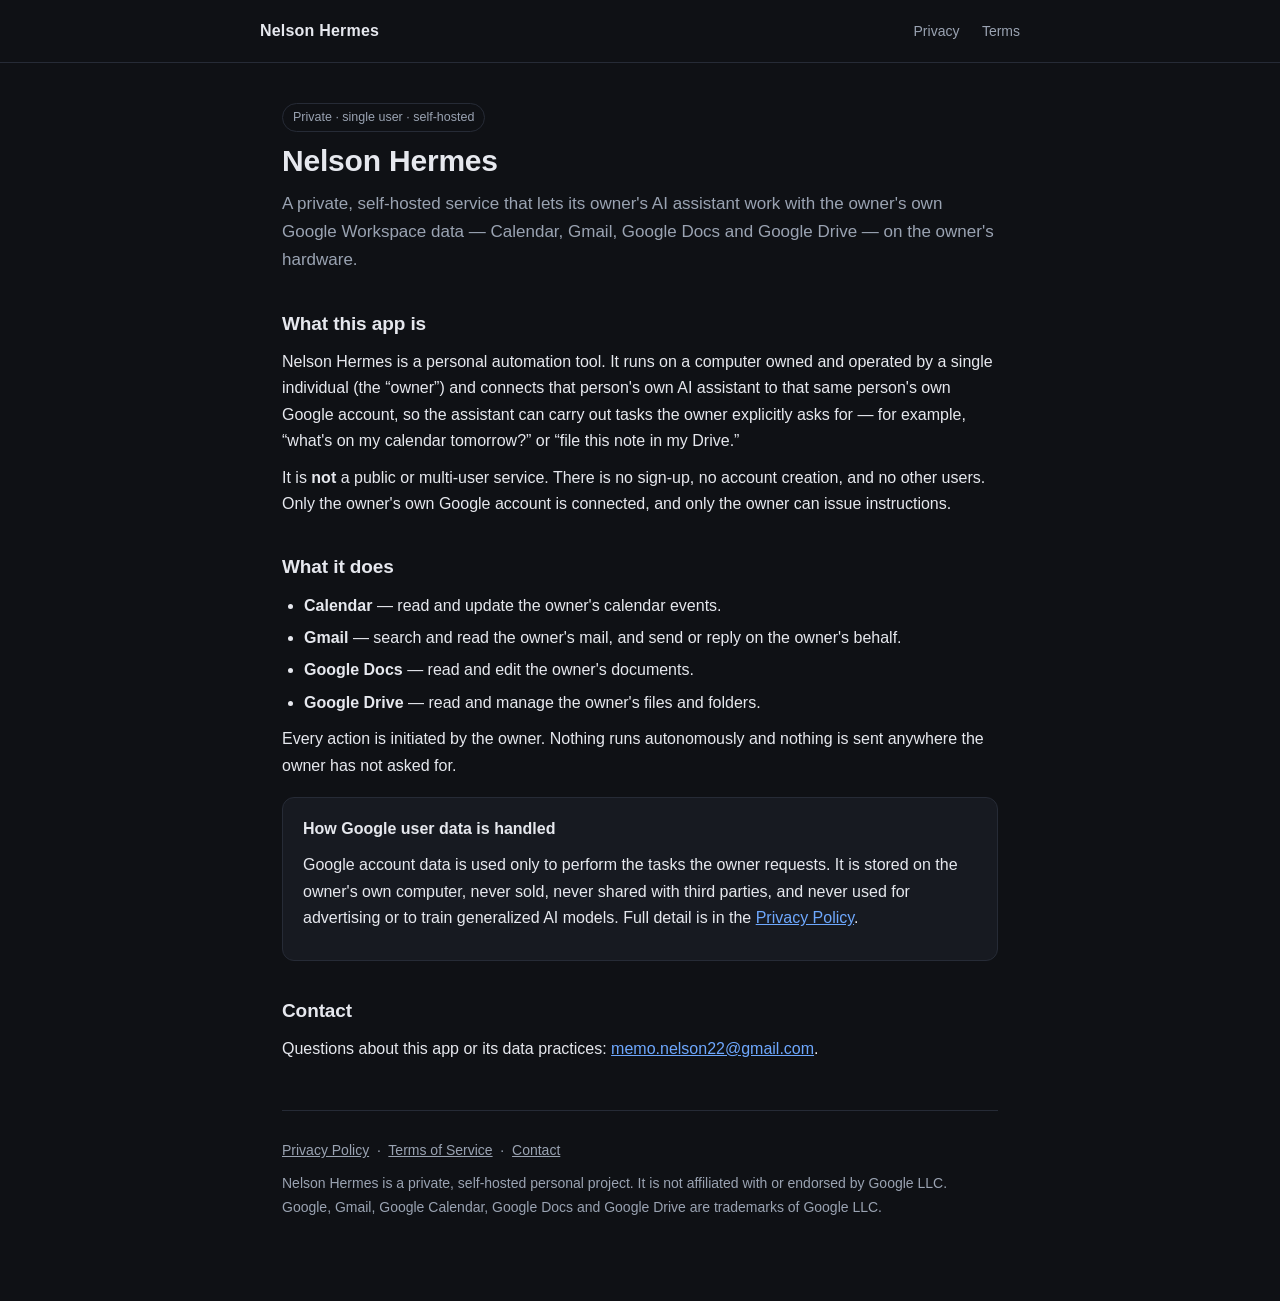
<file: index.html>
<!doctype html>
<html lang="en">
<head>
<meta charset="utf-8">
<meta name="viewport" content="width=device-width, initial-scale=1">
<title>Nelson Hermes</title>
<meta name="description" content="A private, self-hosted tool that lets its owner's AI assistant work with the owner's own Google Calendar, Gmail, Google Docs and Google Drive.">
<link rel="stylesheet" href="style.css">
</head>
<body>
<header class="site">
  <div class="inner">
    <a class="brand" href="./">Nelson Hermes</a>
    <nav>
      <a href="privacy.html">Privacy</a>
      <a href="terms.html">Terms</a>
    </nav>
  </div>
</header>

<main class="wrap">
  <span class="pill">Private &middot; single user &middot; self-hosted</span>
  <h1>Nelson Hermes</h1>
  <p class="lede">A private, self-hosted service that lets its owner's AI assistant work with the owner's own
  Google Workspace data &mdash; Calendar, Gmail, Google Docs and Google Drive &mdash; on the owner's hardware.</p>

  <h2>What this app is</h2>
  <p>Nelson Hermes is a personal automation tool. It runs on a computer owned and operated by
  a single individual (the &ldquo;owner&rdquo;) and connects that person's own AI assistant to that same person's own
  Google account, so the assistant can carry out tasks the owner explicitly asks for &mdash; for example,
  &ldquo;what's on my calendar tomorrow?&rdquo; or &ldquo;file this note in my Drive.&rdquo;</p>

  <p>It is <strong>not</strong> a public or multi-user service. There is no sign-up, no account creation, and no
  other users. Only the owner's own Google account is connected, and only the owner can issue instructions.</p>

  <h2>What it does</h2>
  <ul>
    <li><strong>Calendar</strong> &mdash; read and update the owner's calendar events.</li>
    <li><strong>Gmail</strong> &mdash; search and read the owner's mail, and send or reply on the owner's behalf.</li>
    <li><strong>Google Docs</strong> &mdash; read and edit the owner's documents.</li>
    <li><strong>Google Drive</strong> &mdash; read and manage the owner's files and folders.</li>
  </ul>
  <p>Every action is initiated by the owner. Nothing runs autonomously and nothing is sent anywhere the owner has
  not asked for.</p>

  <div class="card">
    <h3 style="margin-top:0">How Google user data is handled</h3>
    <p>Google account data is used only to perform the tasks the owner requests. It is stored on the owner's own
    computer, never sold, never shared with third parties, and never used for advertising or to train
    generalized AI models. Full detail is in the
    <a href="privacy.html">Privacy&nbsp;Policy</a>.</p>
  </div>

  <h2>Contact</h2>
  <p>Questions about this app or its data practices:
  <a href="mailto:memo.nelson22@gmail.com">memo.nelson22@gmail.com</a>.</p>

  <footer class="site">
    <p>
      <a href="privacy.html">Privacy Policy</a> &nbsp;&middot;&nbsp;
      <a href="terms.html">Terms of Service</a> &nbsp;&middot;&nbsp;
      <a href="mailto:memo.nelson22@gmail.com">Contact</a>
    </p>
    <p>Nelson Hermes is a private, self-hosted personal project. It is not affiliated with or
    endorsed by Google LLC. Google, Gmail, Google Calendar, Google Docs and Google Drive are trademarks of
    Google LLC.</p>
  </footer>
</main>
</body>
</html>
</file>
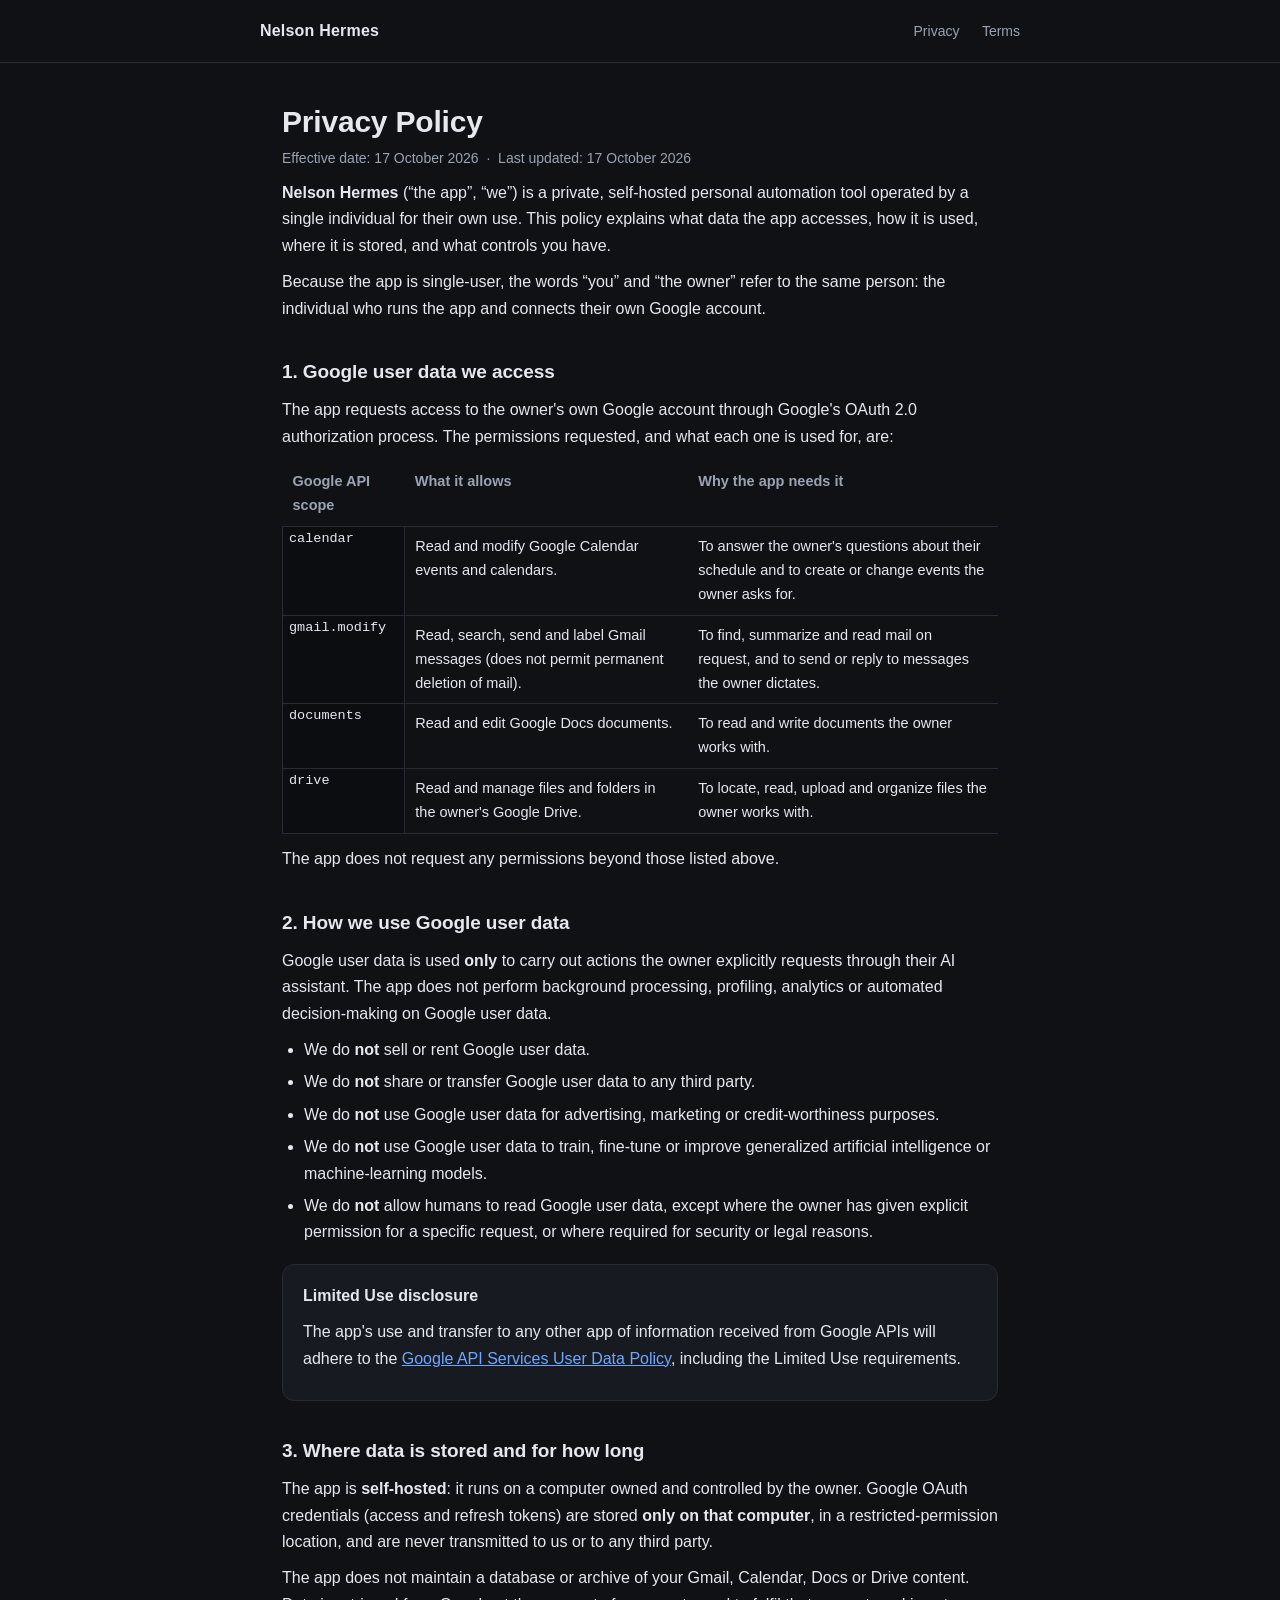
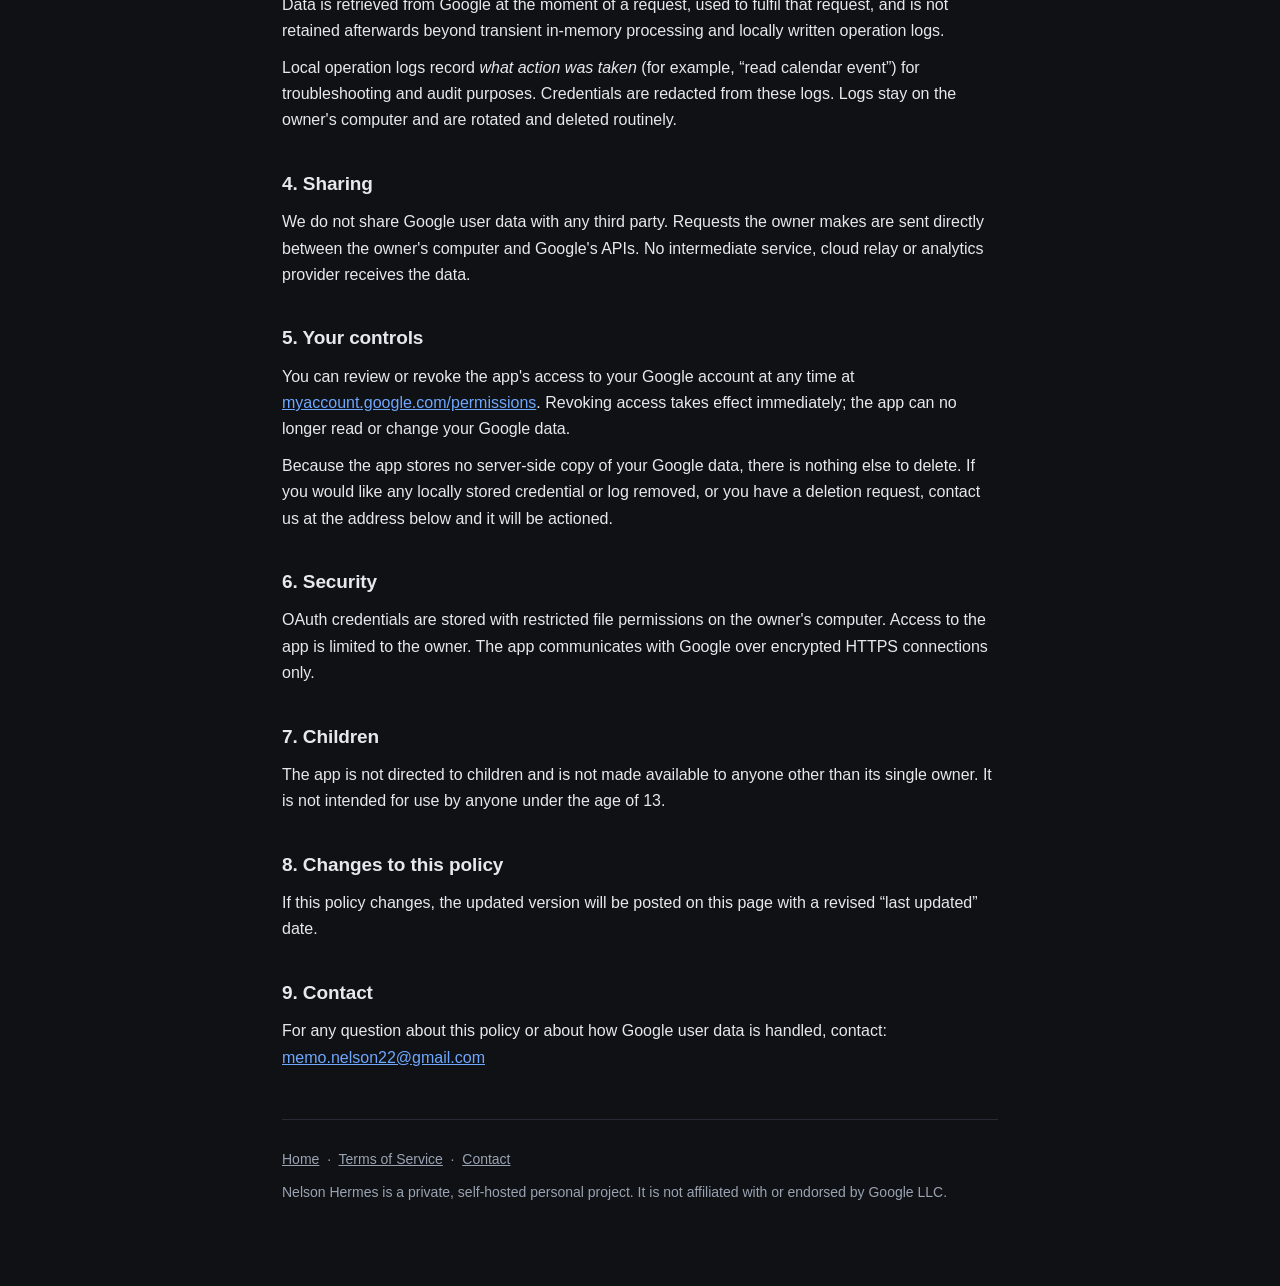
<file: privacy.html>
<!doctype html>
<html lang="en">
<head>
<meta charset="utf-8">
<meta name="viewport" content="width=device-width, initial-scale=1">
<title>Privacy Policy &middot; Nelson Hermes</title>
<meta name="description" content="Privacy Policy for Nelson Hermes.">
<link rel="stylesheet" href="style.css">
</head>
<body>
<header class="site">
  <div class="inner">
    <a class="brand" href="./">Nelson Hermes</a>
    <nav>
      <a href="privacy.html">Privacy</a>
      <a href="terms.html">Terms</a>
    </nav>
  </div>
</header>

<main class="wrap">
  <h1>Privacy Policy</h1>
  <p class="meta">Effective date: 17 October 2026 &nbsp;&middot;&nbsp; Last updated: 17 October 2026</p>

  <p><strong>Nelson Hermes</strong> (&ldquo;the app&rdquo;, &ldquo;we&rdquo;) is a private,
  self-hosted personal automation tool operated by a single individual for their own use. This policy explains
  what data the app accesses, how it is used, where it is stored, and what controls you have.</p>
  <p>Because the app is single-user, the words &ldquo;you&rdquo; and &ldquo;the owner&rdquo; refer to the same
  person: the individual who runs the app and connects their own Google account.</p>

  <h2>1. Google user data we access</h2>
  <p>The app requests access to the owner's own Google account through Google's OAuth&nbsp;2.0 authorization
  process. The permissions requested, and what each one is used for, are:</p>

  <table>
    <thead>
      <tr><th>Google API scope</th><th>What it allows</th><th>Why the app needs it</th></tr>
    </thead>
    <tbody>
      <tr>
        <td class="mono">calendar</td>
        <td>Read and modify Google Calendar events and calendars.</td>
        <td>To answer the owner's questions about their schedule and to create or change events the owner asks for.</td>
      </tr>
      <tr>
        <td class="mono">gmail.modify</td>
        <td>Read, search, send and label Gmail messages (does not permit permanent deletion of mail).</td>
        <td>To find, summarize and read mail on request, and to send or reply to messages the owner dictates.</td>
      </tr>
      <tr>
        <td class="mono">documents</td>
        <td>Read and edit Google Docs documents.</td>
        <td>To read and write documents the owner works with.</td>
      </tr>
      <tr>
        <td class="mono">drive</td>
        <td>Read and manage files and folders in the owner's Google Drive.</td>
        <td>To locate, read, upload and organize files the owner works with.</td>
      </tr>
    </tbody>
  </table>

  <p>The app does not request any permissions beyond those listed above.</p>

  <h2>2. How we use Google user data</h2>
  <p>Google user data is used <strong>only</strong> to carry out actions the owner explicitly requests through
  their AI assistant. The app does not perform background processing, profiling, analytics or automated
  decision-making on Google user data.</p>
  <ul>
    <li>We do <strong>not</strong> sell or rent Google user data.</li>
    <li>We do <strong>not</strong> share or transfer Google user data to any third party.</li>
    <li>We do <strong>not</strong> use Google user data for advertising, marketing or credit-worthiness purposes.</li>
    <li>We do <strong>not</strong> use Google user data to train, fine-tune or improve generalized artificial
        intelligence or machine-learning models.</li>
    <li>We do <strong>not</strong> allow humans to read Google user data, except where the owner has given
        explicit permission for a specific request, or where required for security or legal reasons.</li>
  </ul>

  <div class="card">
    <h3 style="margin-top:0">Limited Use disclosure</h3>
    <p>The app's use and transfer to any other app of information received from Google APIs will adhere to the
    <a href="https://developers.google.com/terms/api-services-user-data-policy" rel="noopener">Google API
    Services User Data Policy</a>, including the Limited Use requirements.</p>
  </div>

  <h2>3. Where data is stored and for how long</h2>
  <p>The app is <strong>self-hosted</strong>: it runs on a computer owned and controlled by the owner. Google
  OAuth credentials (access and refresh tokens) are stored <strong>only on that computer</strong>, in a
  restricted-permission location, and are never transmitted to us or to any third party.</p>
  <p>The app does not maintain a database or archive of your Gmail, Calendar, Docs or Drive content. Data is
  retrieved from Google at the moment of a request, used to fulfil that request, and is not retained afterwards
  beyond transient in-memory processing and locally written operation logs.</p>
  <p>Local operation logs record <em>what action was taken</em> (for example, &ldquo;read calendar event&rdquo;)
  for troubleshooting and audit purposes. Credentials are redacted from these logs. Logs stay on the owner's
  computer and are rotated and deleted routinely.</p>

  <h2>4. Sharing</h2>
  <p>We do not share Google user data with any third party. Requests the owner makes are sent directly between
  the owner's computer and Google's APIs. No intermediate service, cloud relay or analytics provider receives
  the data.</p>

  <h2>5. Your controls</h2>
  <p>You can review or revoke the app's access to your Google account at any time at
  <a href="https://myaccount.google.com/permissions" rel="noopener">myaccount.google.com/permissions</a>.
  Revoking access takes effect immediately; the app can no longer read or change your Google data.</p>
  <p>Because the app stores no server-side copy of your Google data, there is nothing else to delete. If you
  would like any locally stored credential or log removed, or you have a deletion request, contact us at the
  address below and it will be actioned.</p>

  <h2>6. Security</h2>
  <p>OAuth credentials are stored with restricted file permissions on the owner's computer. Access to the app is
  limited to the owner. The app communicates with Google over encrypted HTTPS connections only.</p>

  <h2>7. Children</h2>
  <p>The app is not directed to children and is not made available to anyone other than its single owner. It is
  not intended for use by anyone under the age of 13.</p>

  <h2>8. Changes to this policy</h2>
  <p>If this policy changes, the updated version will be posted on this page with a revised &ldquo;last
  updated&rdquo; date.</p>

  <h2>9. Contact</h2>
  <p>For any question about this policy or about how Google user data is handled, contact:<br>
  <a href="mailto:memo.nelson22@gmail.com">memo.nelson22@gmail.com</a></p>

  <footer class="site">
    <p>
      <a href="./">Home</a> &nbsp;&middot;&nbsp;
      <a href="terms.html">Terms of Service</a> &nbsp;&middot;&nbsp;
      <a href="mailto:memo.nelson22@gmail.com">Contact</a>
    </p>
    <p>Nelson Hermes is a private, self-hosted personal project. It is not affiliated with or
    endorsed by Google LLC.</p>
  </footer>
</main>
</body>
</html>
</file>
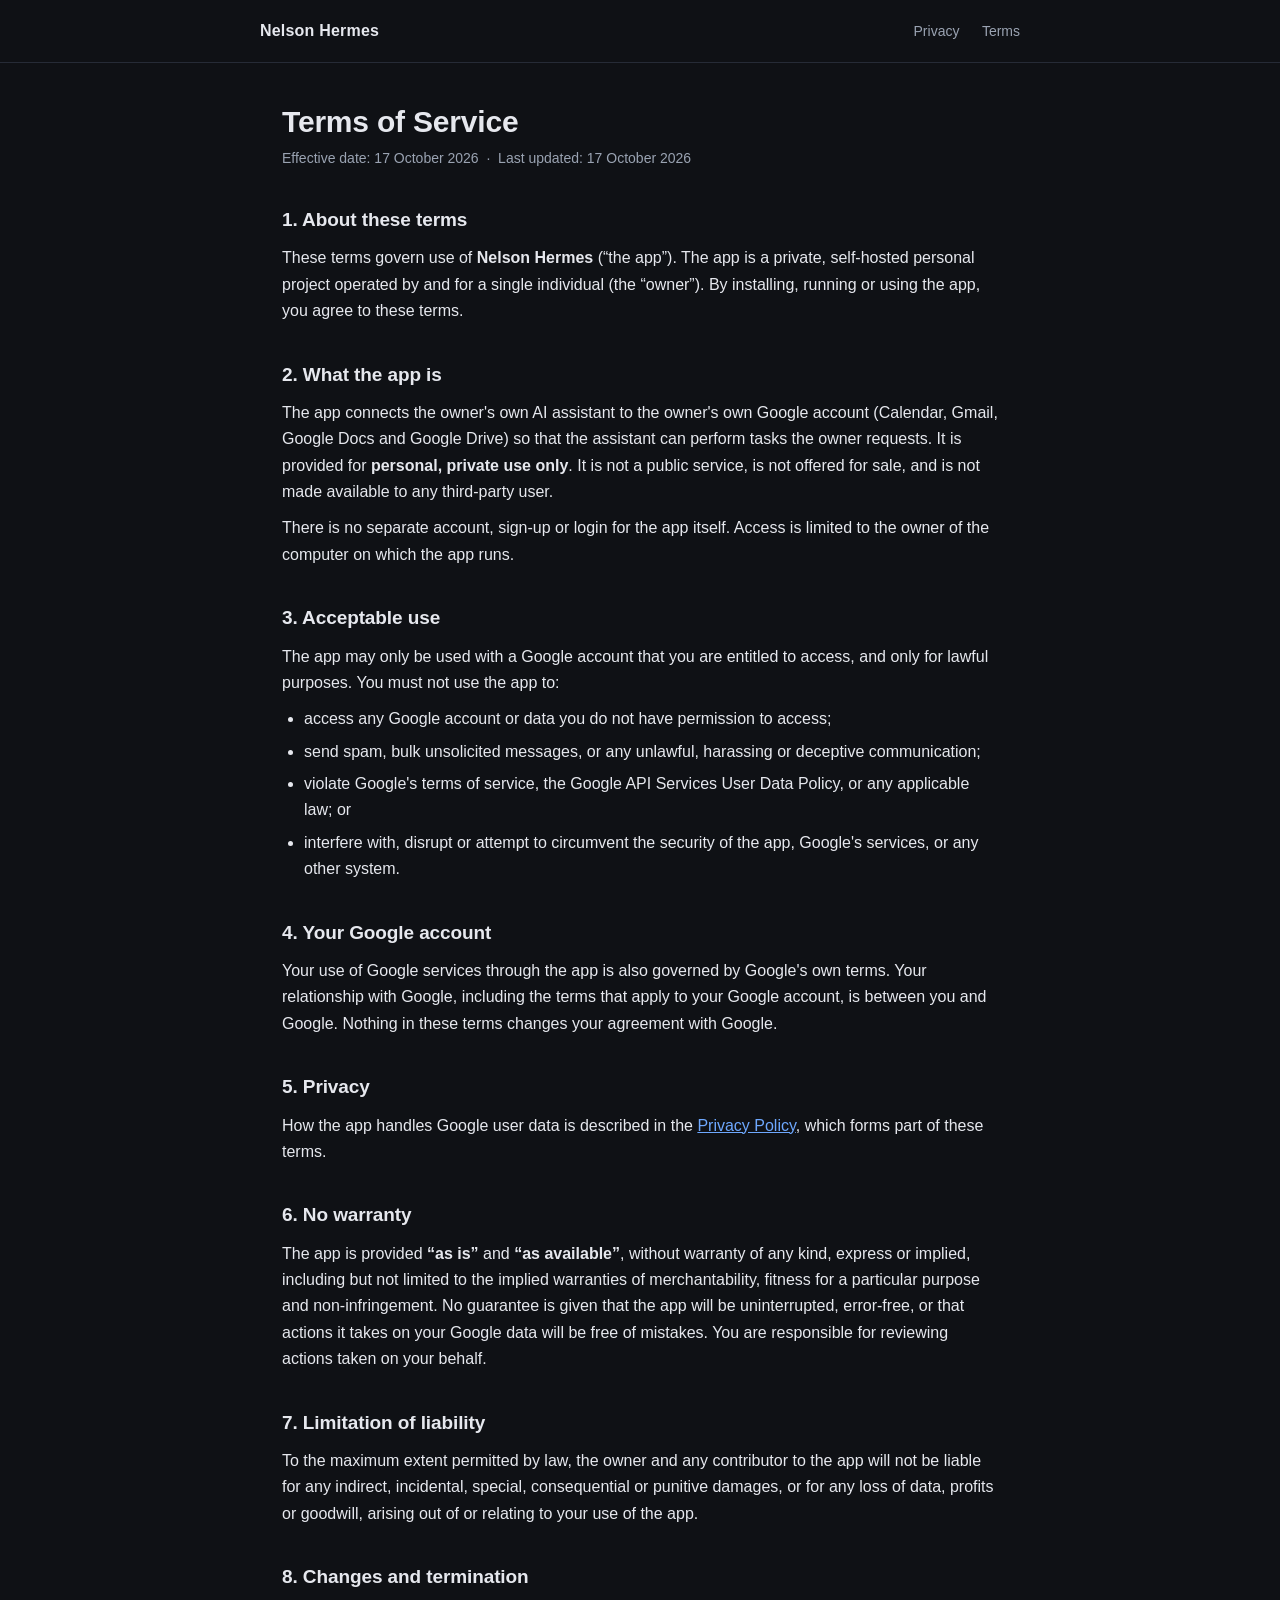
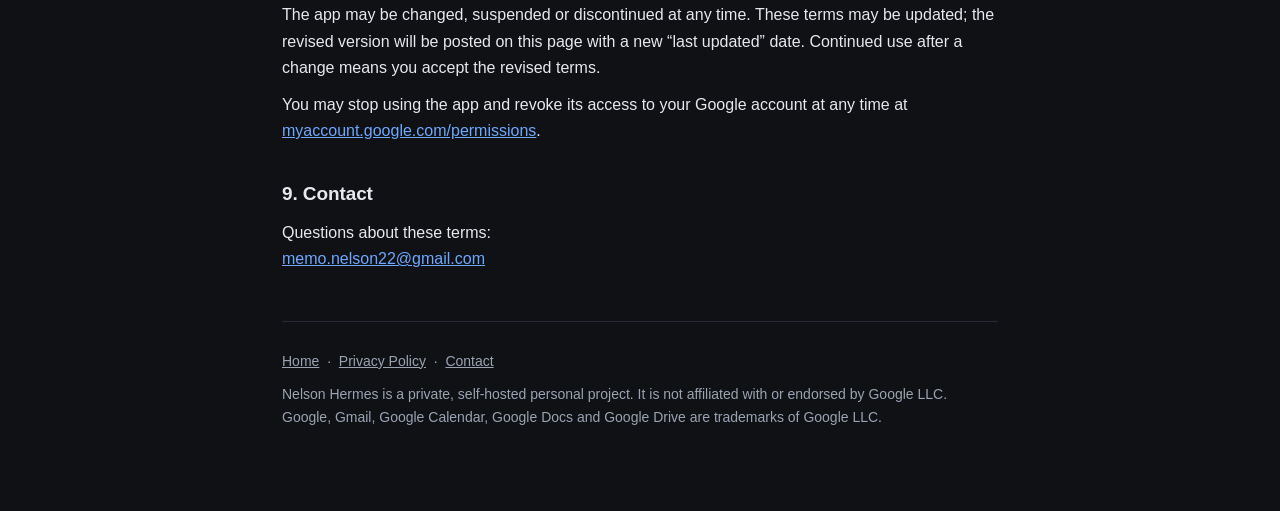
<file: terms.html>
<!doctype html>
<html lang="en">
<head>
<meta charset="utf-8">
<meta name="viewport" content="width=device-width, initial-scale=1">
<title>Terms of Service &middot; Nelson Hermes</title>
<meta name="description" content="Terms of Service for Nelson Hermes.">
<link rel="stylesheet" href="style.css">
</head>
<body>
<header class="site">
  <div class="inner">
    <a class="brand" href="./">Nelson Hermes</a>
    <nav>
      <a href="privacy.html">Privacy</a>
      <a href="terms.html">Terms</a>
    </nav>
  </div>
</header>

<main class="wrap">
  <h1>Terms of Service</h1>
  <p class="meta">Effective date: 17 October 2026 &nbsp;&middot;&nbsp; Last updated: 17 October 2026</p>

  <h2>1. About these terms</h2>
  <p>These terms govern use of <strong>Nelson Hermes</strong> (&ldquo;the app&rdquo;). The app
  is a private, self-hosted personal project operated by and for a single individual (the &ldquo;owner&rdquo;).
  By installing, running or using the app, you agree to these terms.</p>

  <h2>2. What the app is</h2>
  <p>The app connects the owner's own AI assistant to the owner's own Google account (Calendar, Gmail, Google
  Docs and Google Drive) so that the assistant can perform tasks the owner requests. It is provided for
  <strong>personal, private use only</strong>. It is not a public service, is not offered for sale, and is not
  made available to any third-party user.</p>
  <p>There is no separate account, sign-up or login for the app itself. Access is limited to the owner of the
  computer on which the app runs.</p>

  <h2>3. Acceptable use</h2>
  <p>The app may only be used with a Google account that you are entitled to access, and only for lawful
  purposes. You must not use the app to:</p>
  <ul>
    <li>access any Google account or data you do not have permission to access;</li>
    <li>send spam, bulk unsolicited messages, or any unlawful, harassing or deceptive communication;</li>
    <li>violate Google's terms of service, the Google API Services User Data Policy, or any applicable law; or</li>
    <li>interfere with, disrupt or attempt to circumvent the security of the app, Google's services, or any
        other system.</li>
  </ul>

  <h2>4. Your Google account</h2>
  <p>Your use of Google services through the app is also governed by Google's own terms. Your relationship with
  Google, including the terms that apply to your Google account, is between you and Google. Nothing in these
  terms changes your agreement with Google.</p>

  <h2>5. Privacy</h2>
  <p>How the app handles Google user data is described in the
  <a href="privacy.html">Privacy Policy</a>, which forms part of these terms.</p>

  <h2>6. No warranty</h2>
  <p>The app is provided <strong>&ldquo;as is&rdquo;</strong> and <strong>&ldquo;as available&rdquo;</strong>,
  without warranty of any kind, express or implied, including but not limited to the implied warranties of
  merchantability, fitness for a particular purpose and non-infringement. No guarantee is given that the app
  will be uninterrupted, error-free, or that actions it takes on your Google data will be free of mistakes.
  You are responsible for reviewing actions taken on your behalf.</p>

  <h2>7. Limitation of liability</h2>
  <p>To the maximum extent permitted by law, the owner and any contributor to the app will not be liable for any
  indirect, incidental, special, consequential or punitive damages, or for any loss of data, profits or
  goodwill, arising out of or relating to your use of the app.</p>

  <h2>8. Changes and termination</h2>
  <p>The app may be changed, suspended or discontinued at any time. These terms may be updated; the revised
  version will be posted on this page with a new &ldquo;last updated&rdquo; date. Continued use after a change
  means you accept the revised terms.</p>
  <p>You may stop using the app and revoke its access to your Google account at any time at
  <a href="https://myaccount.google.com/permissions" rel="noopener">myaccount.google.com/permissions</a>.</p>

  <h2>9. Contact</h2>
  <p>Questions about these terms:<br>
  <a href="mailto:memo.nelson22@gmail.com">memo.nelson22@gmail.com</a></p>

  <footer class="site">
    <p>
      <a href="./">Home</a> &nbsp;&middot;&nbsp;
      <a href="privacy.html">Privacy Policy</a> &nbsp;&middot;&nbsp;
      <a href="mailto:memo.nelson22@gmail.com">Contact</a>
    </p>
    <p>Nelson Hermes is a private, self-hosted personal project. It is not affiliated with or
    endorsed by Google LLC. Google, Gmail, Google Calendar, Google Docs and Google Drive are trademarks of
    Google LLC.</p>
  </footer>
</main>
</body>
</html>
</file>
<file: style.css>
:root {
  --bg: #0f1115;
  --panel: #171a21;
  --text: #e6e8ee;
  --muted: #9aa3b2;
  --accent: #6ea8fe;
  --border: #262b36;
  --max: 760px;
}

* { box-sizing: border-box; }

html { -webkit-text-size-adjust: 100%; }

body {
  margin: 0;
  background: var(--bg);
  color: var(--text);
  font: 16px/1.65 -apple-system, BlinkMacSystemFont, "Segoe UI", Roboto, Helvetica, Arial, sans-serif;
}

a { color: var(--accent); }

.wrap {
  max-width: var(--max);
  margin: 0 auto;
  padding: 40px 22px 72px;
}

header.site {
  border-bottom: 1px solid var(--border);
  padding: 18px 22px;
}

header.site .inner {
  max-width: var(--max);
  margin: 0 auto;
  display: flex;
  align-items: center;
  justify-content: space-between;
  gap: 16px;
  flex-wrap: wrap;
}

header.site .brand {
  font-weight: 650;
  letter-spacing: .2px;
  color: var(--text);
  text-decoration: none;
}

header.site nav a {
  margin-left: 18px;
  color: var(--muted);
  text-decoration: none;
  font-size: 14px;
}

header.site nav a:hover { color: var(--text); }

h1 {
  font-size: 30px;
  line-height: 1.25;
  margin: 0 0 6px;
  letter-spacing: -.2px;
}

h2 {
  font-size: 19px;
  margin: 34px 0 8px;
  letter-spacing: -.1px;
}

h3 { font-size: 16px; margin: 22px 0 6px; }

p { margin: 10px 0; }

.lede { color: var(--muted); font-size: 17px; }

.meta { color: var(--muted); font-size: 14px; margin-top: 4px; }

ul { margin: 10px 0; padding-left: 22px; }

li { margin: 6px 0; }

.card {
  background: var(--panel);
  border: 1px solid var(--border);
  border-radius: 12px;
  padding: 18px 20px;
  margin: 18px 0;
}

code, .mono {
  font-family: ui-monospace, SFMono-Regular, Menlo, Consolas, monospace;
  font-size: 13.5px;
  background: #0b0d11;
  border: 1px solid var(--border);
  border-radius: 6px;
  padding: 1px 6px;
}

table { border-collapse: collapse; width: 100%; margin: 12px 0; font-size: 14.5px; }

th, td { text-align: left; padding: 8px 10px; border-bottom: 1px solid var(--border); vertical-align: top; }

th { color: var(--muted); font-weight: 600; }

footer.site {
  border-top: 1px solid var(--border);
  margin-top: 48px;
  padding-top: 18px;
  color: var(--muted);
  font-size: 14px;
}

footer.site a { color: var(--muted); }

.pill {
  display: inline-block;
  font-size: 12.5px;
  color: var(--muted);
  border: 1px solid var(--border);
  border-radius: 999px;
  padding: 3px 10px;
  margin-bottom: 10px;
}
</file>
